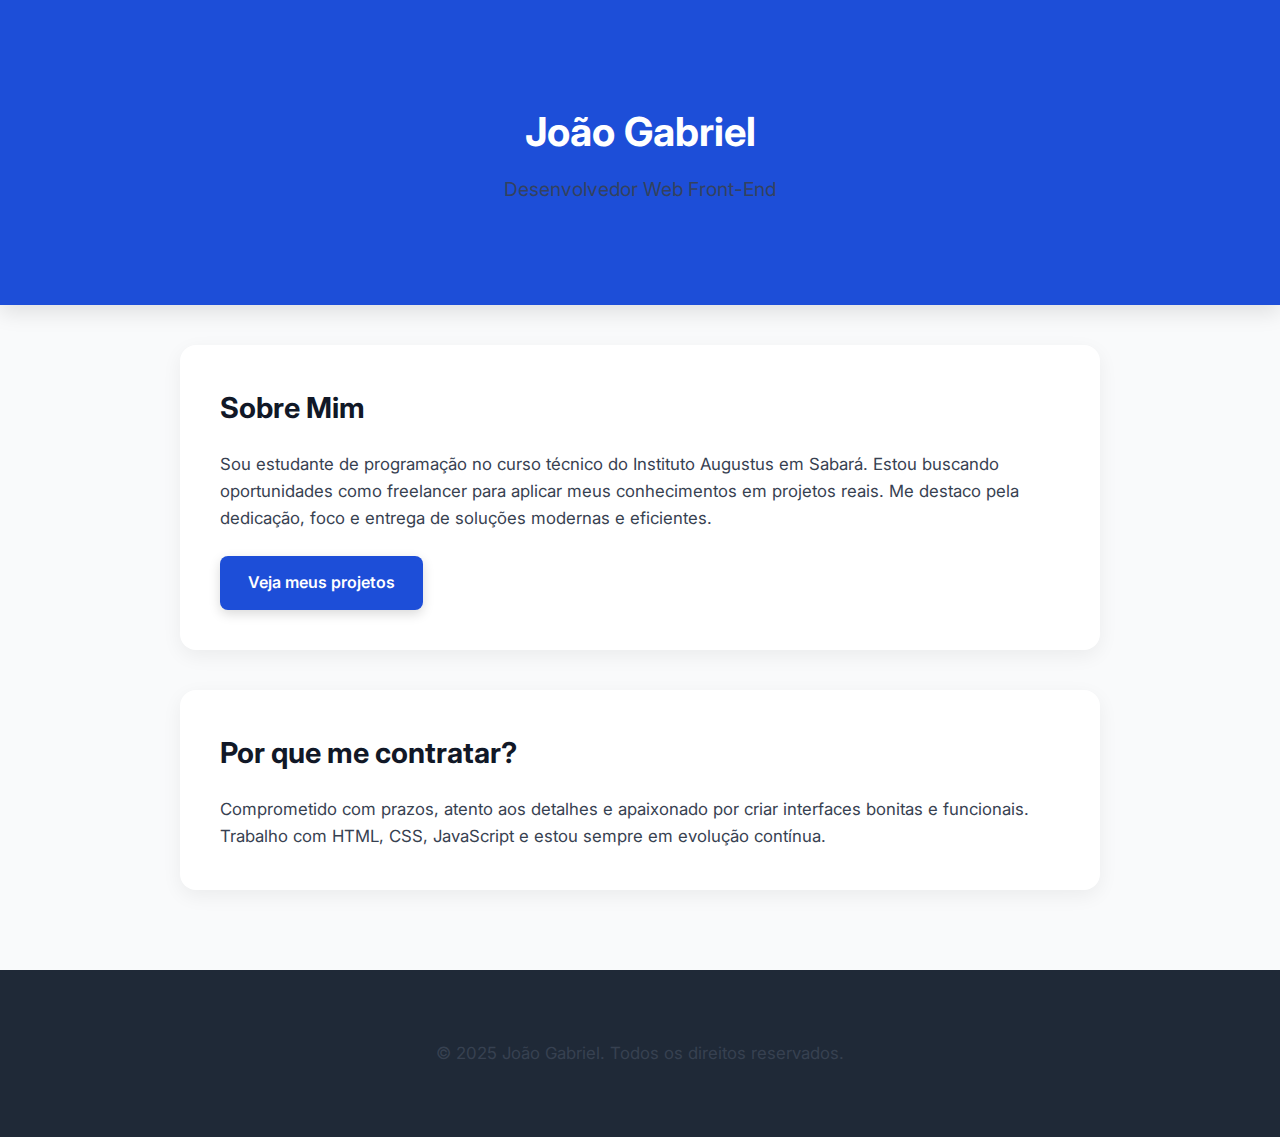
<file: projeto_mecanica/landing page/index.html>
<!DOCTYPE html>
<html lang="pt-BR">
  <head>
    <meta charset="UTF-8" />
    <meta name="viewport" content="width=device-width, initial-scale=1.0" />
    <title>João Gabriel | Desenvolvedor Web</title>
    <link rel="stylesheet" href="styles.css" />
    <link href="https://fonts.googleapis.com/css2?family=Inter:wght@400;600;700&display=swap" rel="stylesheet" />
  </head>
  <body>
    <header class="header">
      <div class="container">
        <h1>João Gabriel</h1>
        <p>Desenvolvedor Web Front-End</p>
      </div>
    </header>

    <main class="container">
      <section class="about">
        <h2>Sobre Mim</h2>
        <p>
          Sou estudante de programação no curso técnico do Instituto Augustus em Sabará. Estou buscando oportunidades como freelancer para aplicar meus conhecimentos em projetos reais.
          Me destaco pela dedicação, foco e entrega de soluções modernas e eficientes.
        </p>
        <a href="info/index.html" class="btn">Veja meus projetos</a>
      </section>

      <section class="why">
        <h2>Por que me contratar?</h2>
        <p>
          Comprometido com prazos, atento aos detalhes e apaixonado por criar interfaces bonitas e funcionais. Trabalho com HTML, CSS, JavaScript e estou sempre em evolução contínua.
        </p>
      </section>
    </main>

    <footer class="footer">
      <div class="container">
        <p>&copy; 2025 João Gabriel. Todos os direitos reservados.</p>
      </div>
    </footer>
  </body>
</html>
</file>
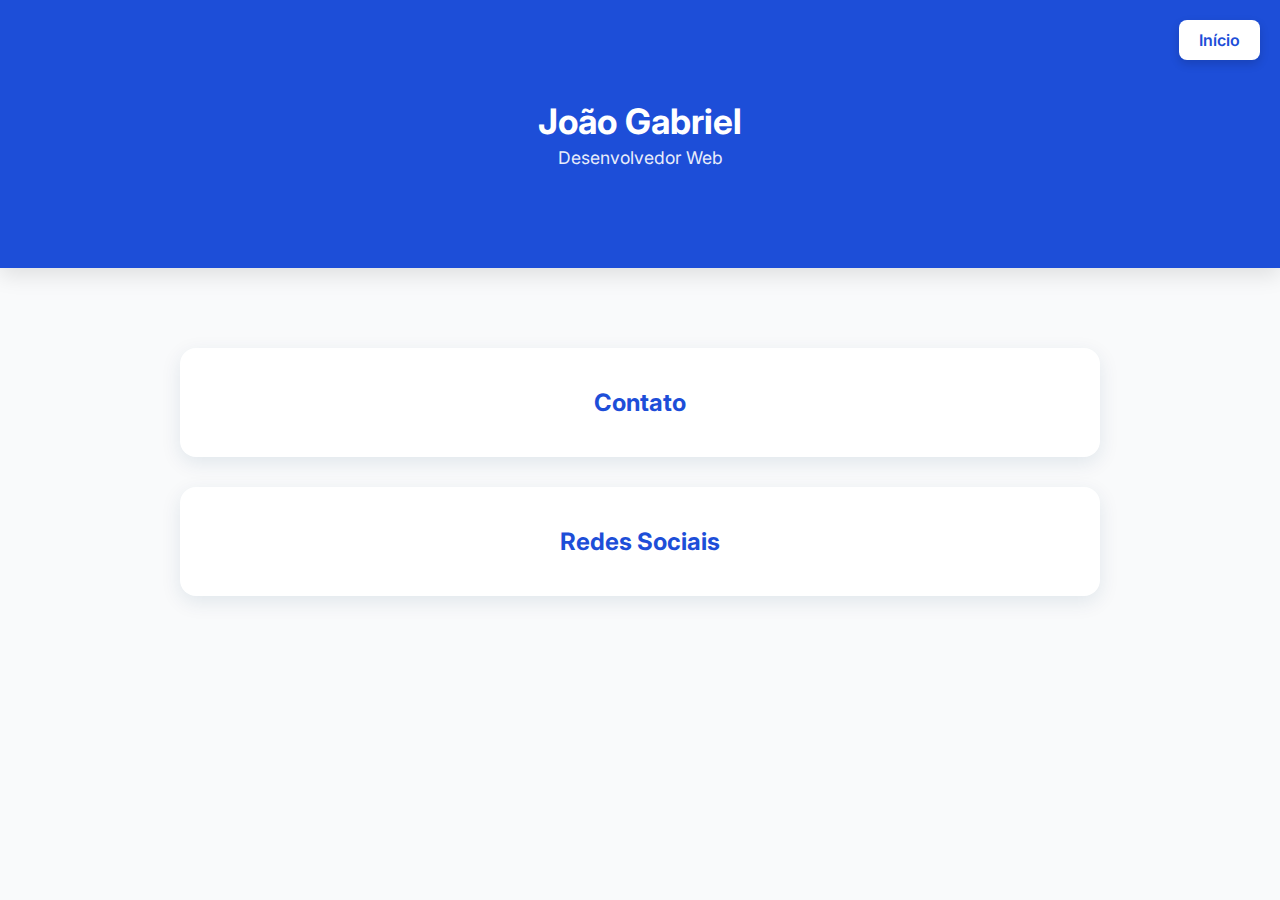
<file: projeto_mecanica/landing page/info/index.html>
<!DOCTYPE html>
<html lang="pt-BR">
<head>
  <meta charset="UTF-8" />
  <meta name="viewport" content="width=device-width, initial-scale=1.0"/>
  <title>Mais Informações - João Gabriel</title>
  <link rel="stylesheet" href="styles.css" />
  <link href="https://fonts.googleapis.com/css2?family=Inter:wght@400;600;700&display=swap" rel="stylesheet"/>
</head>
<body>
  <header class="header">
    <div class="container">
      <h1>João Gabriel</h1>
      <p>Desenvolvedor Web</p>
      <a class="btn" href="/landing page/index.html">Início</a>
    </div>
  </header>

  <main class="container">
    <section class="cards">
      <a class="card" href="#">
        <h2>Contato</h2>
      </a>
      <a class="card" href="#">
        <h2>Redes Sociais</h2>
      </a>
    </section>
  </main>
</body>
</html>
</file>
<file: projeto_mecanica/landing page/styles.css>
* {
  margin: 0;
  padding: 0;
  box-sizing: border-box;
}

body {
  font-family: 'Inter', sans-serif;
  background-color: #f9fafb;
  color: #1f2937;
  line-height: 1.6;
}

.container {
  max-width: 960px;
  margin: 0 auto;
  padding: 40px 20px;
}


.header {
  background-color: #1d4ed8;
  color: white;
  text-align: center;
  padding: 60px 20px;
  box-shadow: 0 8px 20px rgba(0, 0, 0, 0.1);
}

.header h1 {
  font-size: 2.5rem;
  font-weight: 700;
  margin-bottom: 10px;
}

.header p {
  font-size: 1.2rem;
  font-weight: 400;
  opacity: 0.9;
}


section {
  background: white;
  padding: 40px;
  margin-bottom: 40px;
  border-radius: 16px;
  box-shadow: 0 6px 20px rgba(0, 0, 0, 0.06);
}

h2 {
  font-size: 1.8rem;
  margin-bottom: 20px;
  color: #111827;
}

p {
  font-size: 1.05rem;
  color: #374151;
}


.btn {
  display: inline-block;
  margin-top: 25px;
  background-color: #1d4ed8;
  color: white;
  padding: 14px 28px;
  border-radius: 8px;
  font-weight: 600;
  text-decoration: none;
  transition: background-color 0.3s ease, transform 0.2s ease;
  box-shadow: 0 4px 12px rgba(0, 0, 0, 0.15);
}

.btn:hover {
  background-color: #143bb8;
  transform: translateY(-2px);
}


.footer {
  background-color: #1f2937;
  color: #9ca3af;
  text-align: center;
  padding: 30px 20px;
  font-size: 0.9rem;
}
</file>
<file: projeto_mecanica/landing page/info/styles.css>
/* Reset */
* {
  margin: 0;
  padding: 0;
  box-sizing: border-box;
}

body {
  font-family: 'Inter', sans-serif;
  background-color: #f9fafb;
  color: #1f2937;
}

.container {
  max-width: 960px;
  margin: 0 auto;
  padding: 40px 20px;
}

/* Cabeçalho */
.header {
  background-color: #1d4ed8;
  color: white;
  padding: 60px 20px;
  text-align: center;
  position: relative;
  box-shadow: 0 8px 20px rgba(0, 0, 0, 0.1);
}

.header h1 {
  font-size: 2.2rem;
  margin-bottom: 5px;
}

.header p {
  font-size: 1.1rem;
  opacity: 0.9;
}

/* Botão Início */
.btn {
  position: absolute;
  top: 20px;
  right: 20px;
  background-color: white;
  color: #1d4ed8;
  padding: 10px 20px;
  font-weight: 600;
  border-radius: 8px;
  text-decoration: none;
  transition: background-color 0.3s ease, transform 0.2s ease;
  box-shadow: 0 4px 10px rgba(0, 0, 0, 0.15);
}

.btn:hover {
  background-color: #e0e7ff;
  transform: scale(1.05);
}

/* Cards */
.cards {
  display: flex;
  flex-direction: column;
  gap: 30px;
  margin-top: 40px;
}

.card {
  background-color: white;
  padding: 40px;
  text-align: center;
  border-radius: 16px;
  box-shadow: 0 6px 20px rgba(13, 59, 102, 0.1);
  text-decoration: none;
  animation: fadeInUp 0.5s ease forwards;
  transition: transform 0.3s ease, box-shadow 0.3s ease;
}

.card:hover {
  transform: translateY(-5px);
  box-shadow: 0 8px 24px rgba(13, 59, 102, 0.2);
}

.card h2 {
  font-size: 1.5rem;
  color: #1d4ed8;
}

/* Animação suave */
@keyframes fadeInUp {
  from {
    opacity: 0;
    transform: translateY(20px);
  }
  to {
    opacity: 1;
    transform: translateY(0);
  }
}
</file>
